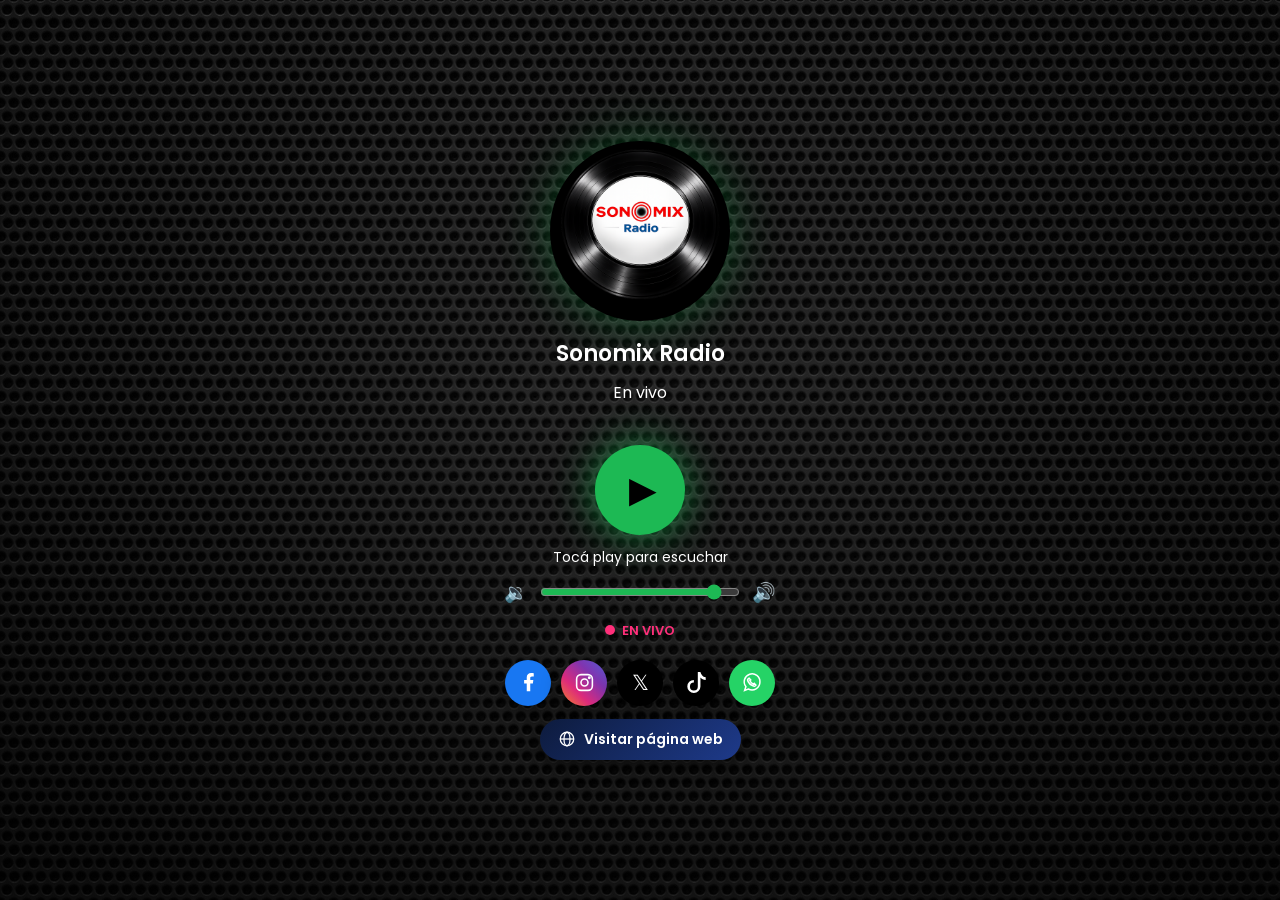
<file: app/index.html>
<!doctype html>
<html lang="es-AR">
<head>
  <meta charset="utf-8">
  <meta name="viewport" content="width=device-width, initial-scale=1, viewport-fit=cover">
  <meta name="theme-color" content="#0b1220">
  <meta name="description" content="Reproductor oficial de Sonomix Radio">
  <meta name="apple-mobile-web-app-capable" content="yes">
  <meta name="apple-mobile-web-app-status-bar-style" content="black-translucent">
  <link rel="manifest" href="manifest.webmanifest">
  <link rel="icon" href="icons/icon-192.png" type="image/png">
  <link rel="apple-touch-icon" href="icons/icon-192.png">
  <link rel="stylesheet" href="https://fonts.googleapis.com/css2?family=Poppins:wght@300;400;600&display=swap">
  <link rel="stylesheet" href="../pwa-install.css">
  <script src="../pwa-install.js" defer></script>
  <link rel="stylesheet" href="style.css">
  <title>Sonomix Radio</title>
</head>
<body>
  <main class="app-shell" aria-label="Reproductor de Sonomix Radio">
    <section class="player">
      <div class="logo"><img id="logo" src="logo-sonomix.png" alt="Sonomix Radio"></div>
      <h1 class="station">Sonomix Radio</h1>
      <div class="song" id="songContainer" aria-live="polite"><div class="song-track" id="song">Cargando...</div></div>
      <p class="artist" id="artist"></p>
      <button class="play" id="playBtn" type="button" aria-label="Reproducir Sonomix Radio"><span id="playIcon">▶</span></button>
      <p class="status" id="status">Conectando…</p>
      <div class="volume"><span aria-hidden="true">🔉</span><input type="range" min="0" max="1" step="0.01" value="0.9" id="volume" aria-label="Volumen"><span aria-hidden="true">🔊</span></div>
      <p class="live"><span></span> EN VIVO</p>
      <nav class="redes" aria-label="Redes sociales de Sonomix Radio">
        <a href="https://www.facebook.com/sonomixradio" target="_blank" rel="noopener" class="social-btn facebook" aria-label="Facebook"><svg viewBox="0 0 24 24" aria-hidden="true"><path fill="currentColor" d="M14 22v-9h3l.5-4H14V7c0-1.2.3-2 2-2h2V1.5C17.2 1.2 16 1 15 1c-3 0-5 1.8-5 5v3H7v4h3v9z"/></svg></a>
        <a href="https://www.instagram.com/sonomixradio" target="_blank" rel="noopener" class="social-btn instagram" aria-label="Instagram"><svg viewBox="0 0 24 24" fill="none" stroke="currentColor" stroke-width="1.8" aria-hidden="true"><rect x="3" y="3" width="18" height="18" rx="5"/><circle cx="12" cy="12" r="4"/><circle cx="17.5" cy="6.5" r=".8" fill="currentColor"/></svg></a>
        <a href="https://x.com/sonomixradio" target="_blank" rel="noopener" class="social-btn x" aria-label="X"><span aria-hidden="true">𝕏</span></a>
        <a href="https://www.tiktok.com/@sonomixradio" target="_blank" rel="noopener" class="social-btn tiktok" aria-label="TikTok"><svg viewBox="0 0 16 16" aria-hidden="true"><path fill="currentColor" d="M9 0h1.98c.144.715.54 1.617 1.235 2.512C12.895 3.389 13.797 4 15 4v2c-1.753 0-3.07-.814-4-1.829V11a5 5 0 1 1-5-5v2a3 3 0 1 0 3 3z"/></svg></a>
        <a href="https://wa.me/5493417124316" target="_blank" rel="noopener" class="social-btn whatsapp" aria-label="WhatsApp"><svg viewBox="0 0 24 24" fill="none" stroke="currentColor" stroke-width="1.7" aria-hidden="true"><path d="M20.5 11.5a9 9 0 0 1-13.3 7.9L3 21l1.5-4.3a9 9 0 1 1 16-5.2Z"/><path d="m8 7 2 2-1 1c1 2 2 3 4 4l1-1 2 2c-1 3-7 0-9-4-1-2-1-3 1-4Z"/></svg></a>
      </nav>
      <button type="button" class="app-install-button" data-app-install data-app-install-control hidden>Instalar aplicación</button>
      <a class="web-button" href="../" target="_blank" rel="noopener"><svg width="18" height="18" viewBox="0 0 24 24" fill="none" stroke="currentColor" stroke-width="1.7" aria-hidden="true"><circle cx="12" cy="12" r="9"/><ellipse cx="12" cy="12" rx="4" ry="9"/><path d="M3 12h18"/></svg> Visitar página web</a>
    </section>
  </main>
  <audio id="audio" preload="none" playsinline autoplay></audio>
  <script src="app.js"></script>
</body>
</html>
</file>
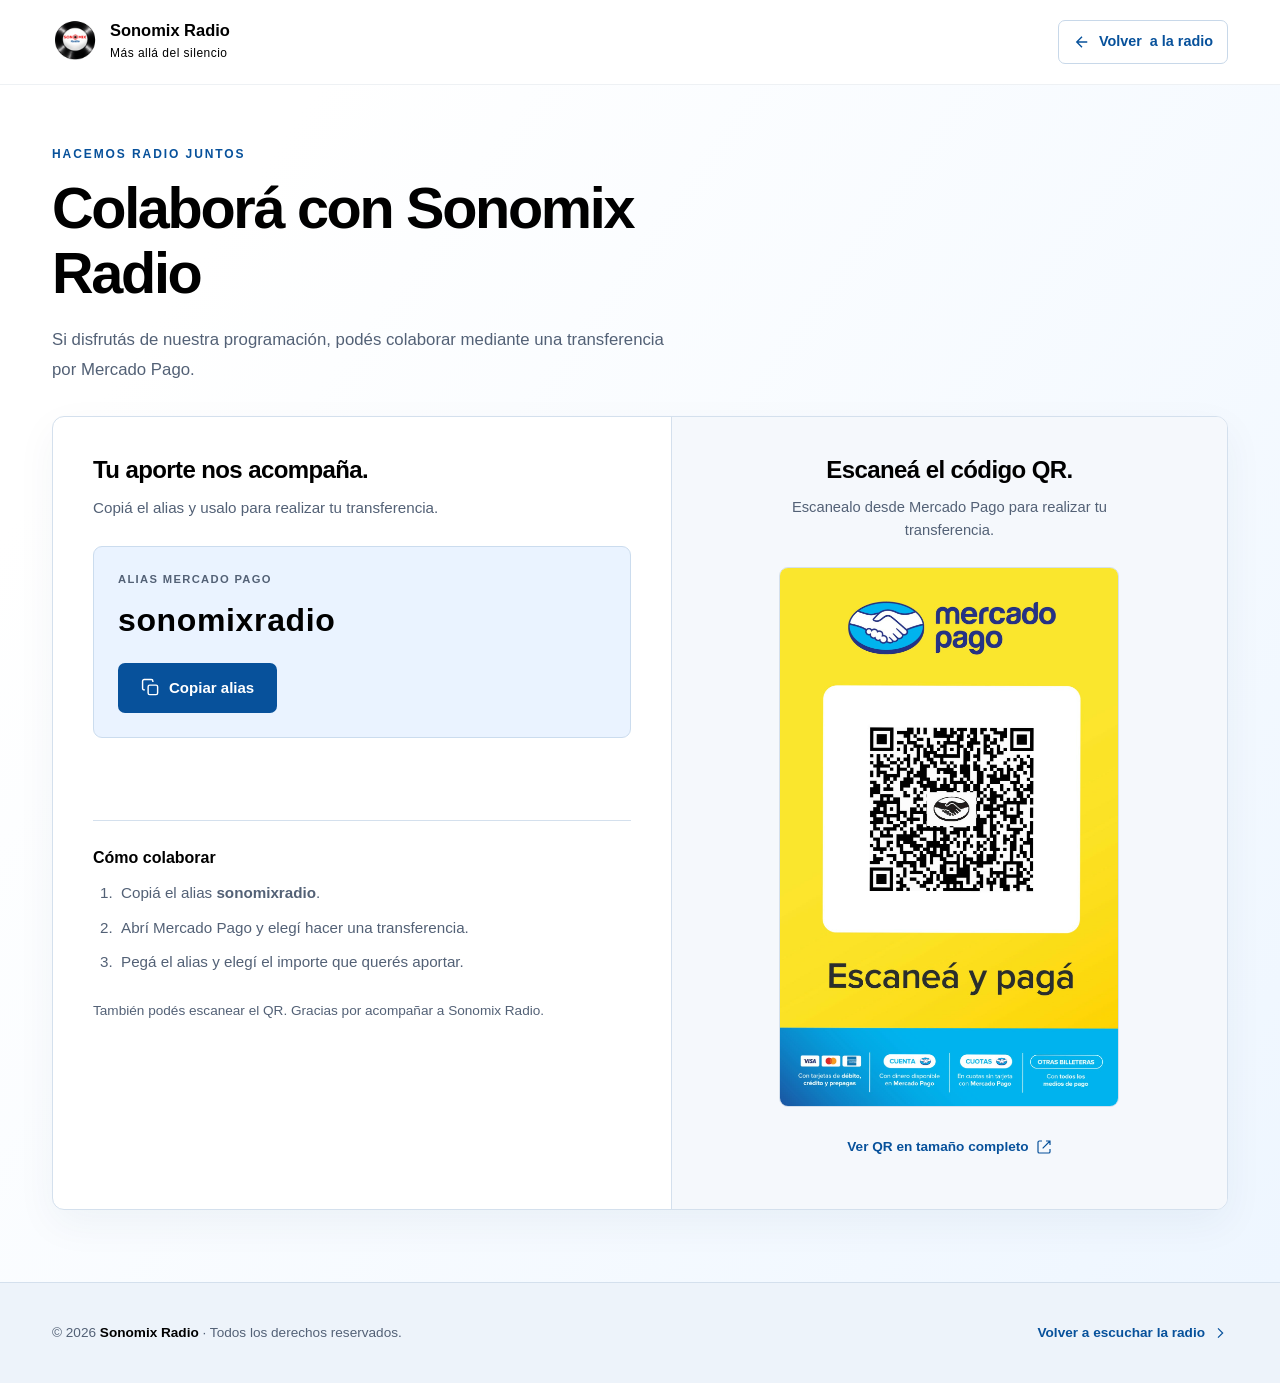
<file: donar.html>
<!DOCTYPE html>
<html lang="es-AR">
<head>
  <meta charset="UTF-8">
  <meta name="viewport" content="width=device-width, initial-scale=1.0">
  <meta name="robots" content="noindex, nofollow">
  <meta name="description" content="Colaborá con Sonomix Radio mediante una transferencia por Mercado Pago. Copiá el alias o escaneá el código QR.">
  <title>Colaborá con Sonomix Radio</title>
  <link rel="icon" type="image/png" href="sonomix-logo.png">
  <style>
    :root{color-scheme:light;--background:#f6f9fd;--text:#182337;--muted:#536176;--blue:#07519b;--border:#d4e0ed}
    *{box-sizing:border-box}
    body{margin:0;min-height:100vh;display:flex;flex-direction:column;background:var(--background);color:var(--text);font-family:'Segoe UI',Arial,sans-serif;font-size:16px;line-height:1.6}
    a{color:inherit;text-decoration:none}button{font:inherit;cursor:pointer}img{max-width:100%}h1,h2,p{margin:0}h1,h2{color:#000;line-height:1.12;letter-spacing:-.04em}p{color:var(--muted)}
    button,a{touch-action:manipulation;-webkit-tap-highlight-color:transparent}:focus-visible{outline:2px solid var(--blue);outline-offset:5px}
    .container{width:100%;max-width:1240px;margin:0 auto;padding:0 32px}
    .skip-link{position:fixed;left:15px;top:-100px;z-index:10;padding:10px;background:#fff;color:#000}.skip-link:focus{top:10px}
    .site-header{background:#fffffff5;border-bottom:1px solid #173c6b12;box-shadow:0 2px 16px #173c6b06}
    .header-inner{min-height:84px;display:flex;align-items:center;justify-content:space-between;gap:24px}
    .brand{display:flex;gap:12px;align-items:center;min-width:0}.brand img{width:46px;height:46px;border-radius:50%;object-fit:cover;flex-shrink:0}.brand strong{display:block;color:#000;font-size:1.03rem;font-weight:800;line-height:1.2;white-space:nowrap}.brand small{display:block;color:#000;font-size:.75rem;letter-spacing:.04em;margin-top:4px}
    .back-link{display:inline-flex;align-items:center;gap:8px;color:var(--blue);font-size:.9rem;font-weight:650;border:1px solid #c8d8e9;border-radius:7px;padding:9px 14px;min-height:44px;white-space:nowrap}.back-link:hover{background:var(--blue);border-color:var(--blue);color:#fff}
    main{flex:1;padding:60px 0 72px;background:linear-gradient(125deg,#fff 15%,#eef6ff 100%)}
    .page-intro{max-width:720px;margin-bottom:32px}.eyebrow{font-size:.75rem;font-weight:700;letter-spacing:.16em;color:var(--blue)}h1{font-size:clamp(2.35rem,5vw,3.6rem);margin:12px 0 20px}.intro{max-width:620px;font-size:1.05rem;line-height:1.75}
    .donation-card{display:grid;grid-template-columns:minmax(0,1fr) minmax(0,.9fr);background:#fff;border:1px solid var(--border);border-radius:12px;overflow:hidden;box-shadow:0 14px 40px #173c6b0d}
    .transfer-panel{padding:40px}.transfer-panel h2,.qr-panel h2{font-size:1.5rem;letter-spacing:-.025em;margin-bottom:12px}.transfer-panel>p{font-size:.95rem}
    .alias-box{margin-top:26px;padding:24px;background:#eaf3ff;border:1px solid #cbdcee;border-radius:9px}.alias-box label{display:block;font-size:.7rem;font-weight:700;letter-spacing:.12em;color:var(--muted)}
    .alias-value{display:block;width:100%;margin:9px 0 20px;padding:0;background:transparent;border:0;border-radius:0;color:#000;font:650 clamp(1.5rem,4vw,2rem)/1.4 'Segoe UI',Arial,sans-serif;letter-spacing:.02em;min-width:0}
    .button{display:inline-flex;align-items:center;justify-content:center;gap:9px;min-height:48px;padding:12px 22px;border:1px solid transparent;border-radius:7px;background:var(--blue);color:#fff;font-size:.94rem;font-weight:650;transition:background .2s,transform .2s}.button:hover{background:#063e78;transform:translateY(-2px)}.button:disabled{cursor:wait;opacity:.7}
    .copy-status{min-height:48px;font-size:.875rem;color:var(--blue);margin-top:12px;line-height:1.6}.steps{margin-top:22px;border-top:1px solid var(--border);padding-top:26px}.steps h3{margin:0 0 12px;color:#000;font-size:1rem;line-height:1.4}.steps ol{margin:0;padding-left:24px;color:var(--muted);font-size:.95rem}.steps li{padding-left:4px;margin-top:10px}.note{display:block;margin-top:26px;color:var(--muted);font-size:.85rem}
    .qr-panel{display:flex;align-items:center;flex-direction:column;padding:40px 32px;background:#f5f8fc;border-left:1px solid var(--border);text-align:center}.qr-panel>p{font-size:.92rem;max-width:340px}.qr-image{display:block;width:min(100%,340px);height:auto;margin:24px auto 18px;border:1px solid var(--border);border-radius:9px}.text-link{display:inline-flex;align-items:center;gap:7px;min-height:44px;color:var(--blue);font-size:.85rem;font-weight:650}.text-link:hover{text-decoration:underline}
    .site-footer{background:#edf3fa;border-top:1px solid var(--border)}.footer-inner{display:flex;align-items:center;justify-content:space-between;gap:24px;padding-top:28px;padding-bottom:28px}.footer-inner p{font-size:.85rem}.footer-inner strong{color:#000}.footer-inner .text-link{font-size:.85rem}
    svg{flex-shrink:0}
    @media(max-width:760px){.container{padding:0 20px}.header-inner{min-height:78px;gap:12px}.brand{gap:9px}.brand strong{font-size:.95rem}.brand img{width:42px;height:42px}.back-link{padding:9px 11px;font-size:.8rem}.back-link .back-desktop{display:none}main{padding:36px 0 44px}.page-intro{margin-bottom:26px}.intro{font-size:1rem}.donation-card{grid-template-columns:minmax(0,1fr)}.transfer-panel{padding:28px 22px}.alias-box{padding:22px 18px}.alias-box .button{width:100%}.qr-panel{padding:28px 22px;border-left:0;border-top:1px solid var(--border)}.qr-image{width:min(100%,360px)}.footer-inner{align-items:flex-start;flex-direction:column;gap:10px}.copy-status{min-height:44px}}
    @media(max-width:360px){.container{padding:0 16px}.brand small{font-size:.65rem}.back-link{gap:5px;padding:8px}.transfer-panel,.qr-panel{padding:24px 18px}}
    @media(prefers-reduced-motion:reduce){.button{transition:none}.button:hover{transform:none}}
  </style>
</head>
<body>
  <a class="skip-link" href="#contenido">Saltar al contenido</a>
  <header class="site-header">
    <div class="container header-inner">
      <a class="brand" href="./#inicio"><img src="sonomix-logo.png" alt="Logo de Sonomix Radio" width="46" height="46"><span><strong>Sonomix Radio</strong><small>Más allá del silencio</small></span></a>
      <a class="back-link" href="./#app"><svg width="18" height="18" viewBox="0 0 24 24" fill="none" stroke="currentColor" stroke-width="1.8" aria-hidden="true"><path d="m12 19-7-7 7-7m-7 7h14"/></svg>Volver<span class="back-desktop"> a la radio</span></a>
    </div>
  </header>
  <main id="contenido">
    <div class="container">
      <div class="page-intro"><p class="eyebrow">HACEMOS RADIO JUNTOS</p><h1>Colaborá con Sonomix Radio</h1><p class="intro">Si disfrutás de nuestra programación, podés colaborar mediante una transferencia por Mercado Pago.</p></div>
      <section class="donation-card" aria-label="Datos para colaborar">
        <div class="transfer-panel">
          <h2>Tu aporte nos acompaña.</h2>
          <p>Copiá el alias y usalo para realizar tu transferencia.</p>
          <div class="alias-box">
            <label for="alias">ALIAS MERCADO PAGO</label>
            <input class="alias-value" id="alias" value="sonomixradio" readonly aria-describedby="mensaje-copiado" spellcheck="false">
            <button class="button" id="copiar-alias" type="button"><svg width="19" height="19" viewBox="0 0 24 24" fill="none" stroke="currentColor" stroke-width="1.8" aria-hidden="true"><rect x="9" y="9" width="12" height="12" rx="2"/><path d="M5 15H4a2 2 0 0 1-2-2V4a2 2 0 0 1 2-2h9a2 2 0 0 1 2 2v1"/></svg>Copiar alias</button>
          </div>
          <p id="mensaje-copiado" class="copy-status" role="status" aria-live="polite"></p>
          <div class="steps"><h3>Cómo colaborar</h3><ol><li>Copiá el alias <strong>sonomixradio</strong>.</li><li>Abrí Mercado Pago y elegí hacer una transferencia.</li><li>Pegá el alias y elegí el importe que querés aportar.</li></ol></div>
          <small class="note">También podés escanear el QR. Gracias por acompañar a Sonomix Radio.</small>
        </div>
        <div class="qr-panel">
          <h2>Escaneá el código QR.</h2>
          <p>Escanealo desde Mercado Pago para realizar tu transferencia.</p>
          <img class="qr-image" src="qr-sonomixradio.jpg" alt="Código QR de Mercado Pago para colaborar con Sonomix Radio" width="1332" height="2119">
          <a class="text-link" href="qr-sonomixradio.jpg" target="_blank" rel="noopener noreferrer">Ver QR en tamaño completo<svg width="16" height="16" viewBox="0 0 24 24" fill="none" stroke="currentColor" stroke-width="1.8" aria-hidden="true"><path d="M15 3h6v6m0-6L10 14M9 3H5a2 2 0 0 0-2 2v14a2 2 0 0 0 2 2h14a2 2 0 0 0 2-2v-4"/></svg></a>
        </div>
      </section>
    </div>
  </main>
  <footer class="site-footer"><div class="container footer-inner"><p>© 2026 <strong>Sonomix Radio</strong> · Todos los derechos reservados.</p><a class="text-link" href="./#inicio">Volver a escuchar la radio<svg width="16" height="16" viewBox="0 0 24 24" fill="none" stroke="currentColor" stroke-width="1.8" aria-hidden="true"><path d="m9 5 7 7-7 7"/></svg></a></div></footer>
  <script>
    const alias = document.getElementById('alias');
    const mensaje = document.getElementById('mensaje-copiado');
    const boton = document.getElementById('copiar-alias');
    async function copiarAlias() {
      boton.disabled = true;
      let copiado = false;
      try {
        if (navigator.clipboard && window.isSecureContext) {
          await navigator.clipboard.writeText(alias.value);
          copiado = true;
        }
      } catch (_) {}
      if (!copiado) {
        alias.focus();
        alias.select();
        alias.setSelectionRange(0, alias.value.length);
        try { copiado = document.execCommand('copy'); } catch (_) {}
      }
      mensaje.textContent = copiado
        ? '¡Alias copiado! Abrí Mercado Pago y pegalo.'
        : 'El alias quedó seleccionado. Copialo desde el menú de tu dispositivo: sonomixradio.';
      boton.disabled = false;
    }
    boton.addEventListener('click', copiarAlias);
  </script>
</body>
</html>
</file>
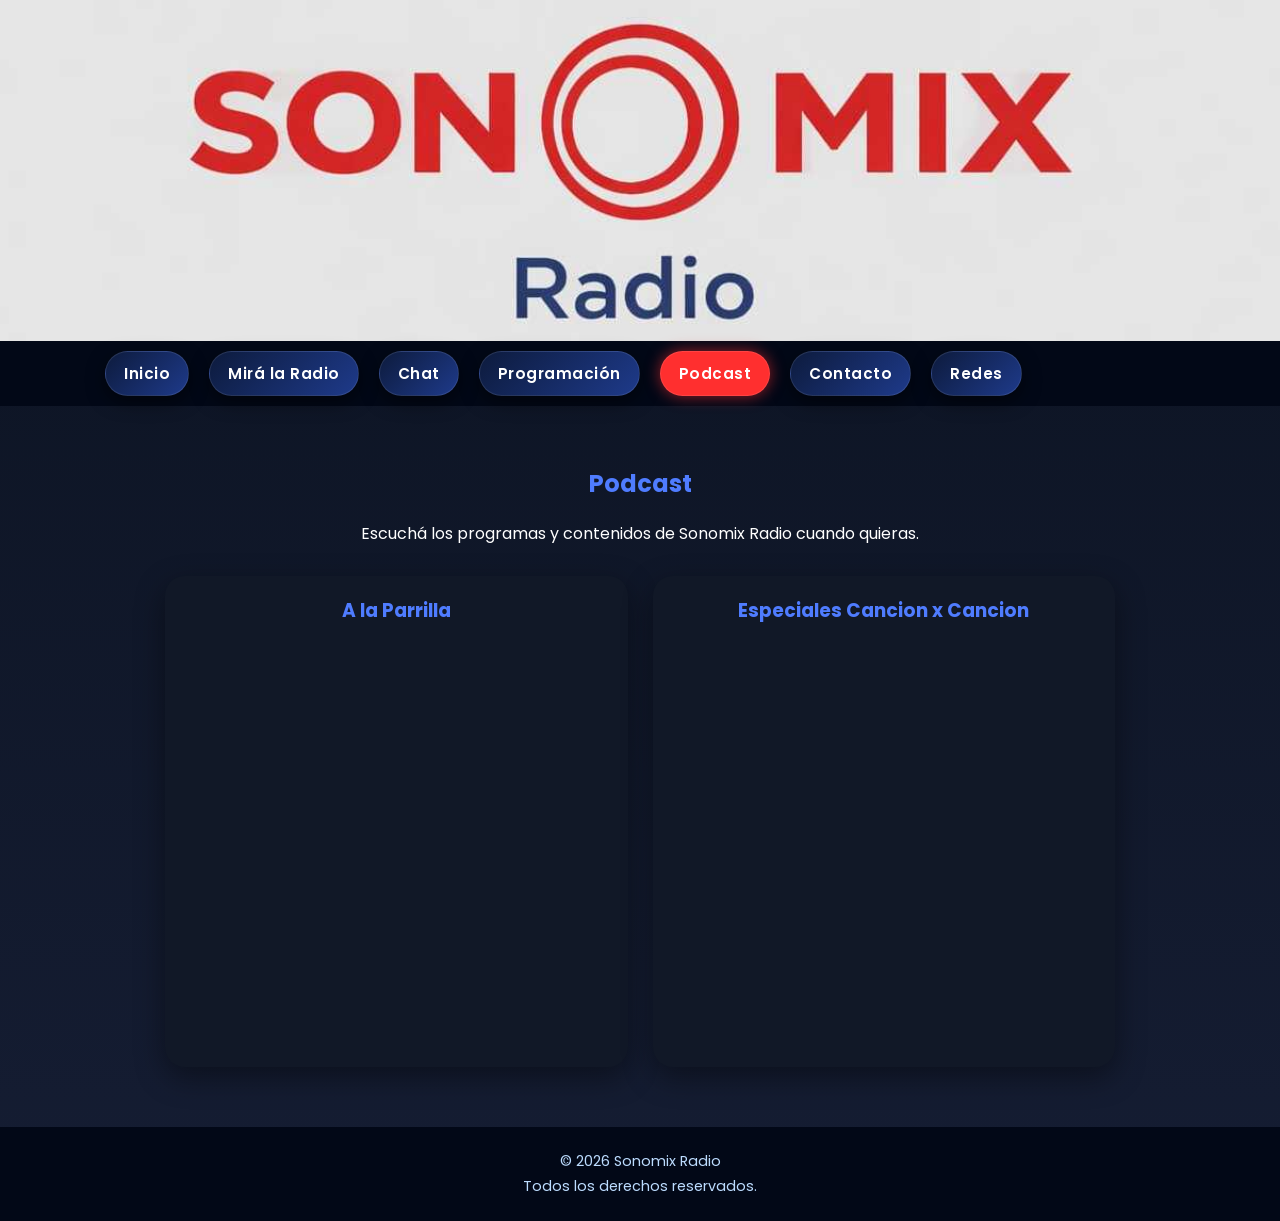
<file: podcast.html>
<!DOCTYPE html>
<html lang="es">
<head>
<meta charset="UTF-8">
<meta name="viewport" content="width=device-width, initial-scale=1.0">
<title>Podcast - Sonomix Radio</title>
<link rel="stylesheet" href="https://cdnjs.cloudflare.com/ajax/libs/font-awesome/6.5.1/css/all.min.css">
<link href="https://fonts.googleapis.com/css2?family=Poppins:wght@300;400;600&display=swap" rel="stylesheet">
<style>
:root{--main:#4f7cff;--bg1:#0b1220;--bg2:#151d33;}
*{margin:0;padding:0;box-sizing:border-box;font-family:'Poppins',sans-serif;}
body{background:linear-gradient(180deg,var(--bg1),var(--bg2));color:#fff;}
nav{background:#020817;}
.nav-container{max-width:1100px;margin:auto;padding:10px 15px;display:flex;align-items:center;justify-content:space-between;}
.menu{display:flex;gap:20px;}
.menu a{display:inline-block;padding:10px 18px;border-radius:30px;background:linear-gradient(135deg,#0d1b3d,#1e3a8a);color:#fff;text-decoration:none;font-size:.95rem;font-weight:600;letter-spacing:.5px;border:1px solid rgba(255,255,255,.1);transition:all .3s ease;box-shadow:0 6px 18px rgba(0,0,0,.5);}
.menu a:hover{background:linear-gradient(135deg,#1e3a8a,#2563eb);transform:translateY(-2px);}
.menu a.active{background:#ff2f2f;color:#fff;box-shadow:0 0 15px rgba(255,47,47,.6);}
.hamburger{display:none;font-size:26px;cursor:pointer;}
.top-banner img{width:100%;display:block;}
section{max-width:1000px;margin:60px auto;padding:0 25px;}
section h2{text-align:center;color:var(--main);margin-bottom:20px;}
.descripcion-chat{text-align:center;margin-bottom:30px;}
.podcast-grid{display:grid;grid-template-columns:repeat(auto-fit,minmax(320px,1fr));gap:25px;margin-top:30px;}
.podcast-card{background:#111827;border-radius:20px;padding:20px;box-shadow:0 10px 30px rgba(0,0,0,.4);}
.podcast-card h3{text-align:center;margin-bottom:15px;color:#4f7cff;}
.podcast-card iframe{width:100%;border-radius:12px;}
footer{background:#020817;text-align:center;padding:20px;font-size:.9rem;color:#bcdcff;}
.footer-text p{margin:4px 0;text-align:center;}
@media(max-width:768px){
 .menu{flex-direction:column;display:none;}
 .menu.active{display:flex;padding:10px;}
 .hamburger{display:block;}
 .podcast-grid{grid-template-columns:1fr;}
}
</style>
</head>
<body>

<header class="top-banner">
<img src="sonomix-banner.jpeg" alt="Sonomix Radio">
</header>

<nav>
<div class="nav-container">
<div class="hamburger" onclick="toggleMenu()">
<i class="fas fa-bars"></i>
</div>

<div class="menu" id="menu">
    <a href="index.html">Inicio</a>
    <a href="index.html#chat">Mirá la Radio</a>
    <a href="index.html#chat-radio">Chat</a>
    <a href="index.html#programacion">Programación</a>
    <a href="podcast.html" class="active">Podcast</a>
    <a href="index.html#contacto">Contacto</a>
    <a href="index.html#redes">Redes</a>
</div>

</div>
</nav>

<section id="podcast">
<h2>Podcast</h2>

<p class="descripcion-chat">
Escuchá los programas y contenidos de Sonomix Radio cuando quieras.
</p>
<div class="podcast-grid">

    <div class="podcast-card">
        <h3>A la Parrilla</h3>

       <iframe src="https://www.ivoox.com/player_es_podcast_3188549_zp_1.html" width="100%" height="400" frameborder="0" allowfullscreen="" scrolling="no" loading="lazy"></iframe>
    </div>

    <div class="podcast-card">
        <h3>Especiales Cancion x Cancion</h3>

        <iframe src="https://www.ivoox.com/player_es_podcast_3167858_zp_1.html?c1=000000"
        width="100%" height="400" frameborder="0"
        allowfullscreen="" scrolling="no" loading="lazy"></iframe>
    </div>

</div>

</div>
</section>

<footer>
<div class="footer-text">
<p>© 2026 Sonomix Radio</p>
<p>Todos los derechos reservados.</p>
</div>
</footer>

<script>
function toggleMenu(){
    const menu = document.getElementById("menu");
    const icon = document.querySelector(".hamburger i");

    menu.classList.toggle("active");

    if(menu.classList.contains("active")){
        icon.classList.remove("fa-bars");
        icon.classList.add("fa-xmark");
    }else{
        icon.classList.remove("fa-xmark");
        icon.classList.add("fa-bars");
    }
}

const menuLinks = document.querySelectorAll("#menu a");
const icon = document.querySelector(".hamburger i");

menuLinks.forEach(link => {
    link.addEventListener("click", () => {
        document.getElementById("menu").classList.remove("active");
        icon.classList.remove("fa-xmark");
        icon.classList.add("fa-bars");
    });
});
</script>

</body>
</html>
</file>
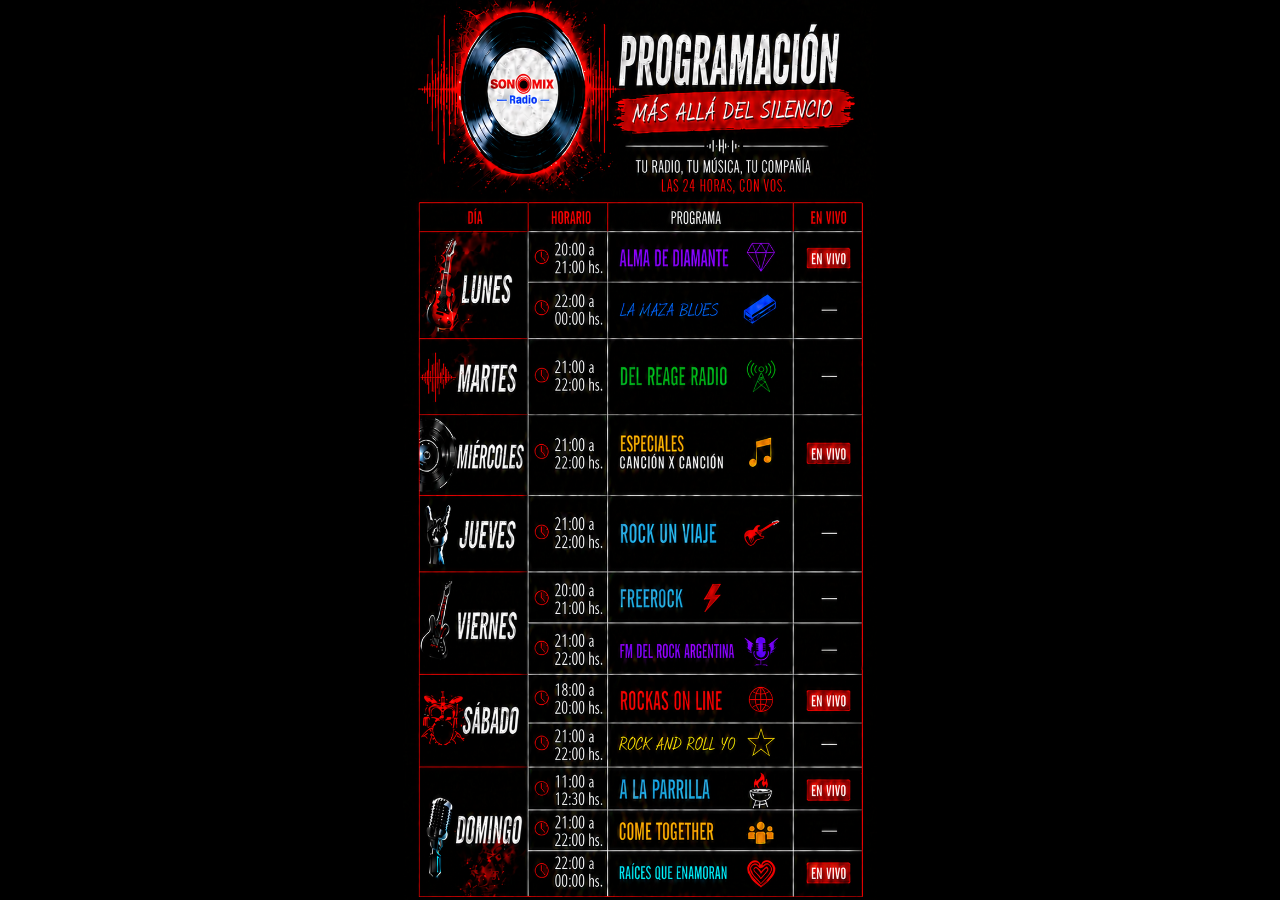
<file: programacion.html>
<!DOCTYPE html>
<html lang="es">
<head>
    <meta charset="UTF-8">

    <meta
        name="viewport"
        content="width=device-width,
                 initial-scale=1.0,
                 maximum-scale=1.0,
                 user-scalable=no">

    <title>Programación - Sonomix Radio</title>

    <style>

        * {
            margin: 0;
            padding: 0;
            box-sizing: border-box;
        }

        html,
        body {
            width: 100%;
            height: 100%;
            overflow: hidden;
            background: #000;
        }

        body {
            position: fixed;
            inset: 0;
        }

        .programacion {
            position: fixed;
            inset: 0;

            width: 100%;
            height: 100%;

            display: flex;
            align-items: center;
            justify-content: center;

            overflow: hidden;

            background: #000;
        }

        .programacion img {
            display: block;

            width: 100%;
            height: 100%;

            max-width: 100%;
            max-height: 100%;

            object-fit: contain;
            object-position: center;

            border: 0;
        }

    </style>
</head>

<body>

    <main class="programacion">

        <img
            src="programacion1.png"
            alt="Programación de Sonomix Radio">

    </main>

</body>
</html>
</file>
<file: pwa-install.css>
.sonomix-install-dialog{color-scheme:light;box-sizing:border-box;width:min(440px,calc(100% - 32px));max-height:calc(100dvh - 32px);overflow-y:auto;margin:auto;padding:30px 24px 24px;border:1px solid #dce5ef;border-radius:18px;background:#fff;color:#172b45;box-shadow:0 24px 80px #102f5960;text-align:center;font-family:Arial,sans-serif;line-height:1.55}
.sonomix-install-dialog::backdrop{background:#09234599;backdrop-filter:blur(3px)}
.sonomix-install-dialog .sonomix-install-close{position:absolute;right:12px;top:9px;display:grid;place-items:center;min-width:44px;min-height:44px;border:0;border-radius:50%;background:transparent;color:#34516f;font-size:28px;cursor:pointer}
.sonomix-install-logo{display:block;width:76px;height:76px;margin:0 auto 16px;border-radius:50%;object-fit:contain}
.sonomix-install-dialog h2{margin:0 0 12px;color:#111;font-size:1.45rem;font-weight:700;line-height:1.3}
.sonomix-install-dialog p{margin:0 0 22px;font-size:.94rem}
.sonomix-install-actions{display:flex;flex-direction:column;gap:10px}
.sonomix-install-dialog .sonomix-install-confirm,.sonomix-install-dialog .sonomix-install-open{box-sizing:border-box;display:block;min-height:46px;padding:12px 16px;border:0;border-radius:8px;text-decoration:none;font:600 .94rem Arial,sans-serif;line-height:1.45;cursor:pointer}
.sonomix-install-dialog .sonomix-install-confirm{background:#07519b;color:#fff}
.sonomix-install-dialog .sonomix-install-confirm:disabled{background:#e7edf5;color:#697b8d;cursor:wait}
.sonomix-install-dialog .sonomix-install-open{background:#e8f1fc;color:#07519b}
.sonomix-install-dialog :focus-visible{outline:3px solid #4b9bee;outline-offset:3px}
.sonomix-install-dialog [hidden],[data-app-install-control][hidden]{display:none!important}
</file>
<file: app/style.css>
:root{color-scheme:dark;font-family:Poppins,Arial,sans-serif}*{box-sizing:border-box;-webkit-tap-highlight-color:transparent}html,body{width:100%;min-height:100%;overflow-x:hidden}body{margin:0;color:#fff;background:#0b1220}.app-shell{width:100%;min-height:100vh;min-height:100dvh}.player{width:100%;min-height:100vh;min-height:100dvh;padding:max(24px,env(safe-area-inset-top)) 22px max(24px,env(safe-area-inset-bottom));display:flex;flex-direction:column;align-items:center;justify-content:center;text-align:center;background:linear-gradient(rgba(0,0,0,.55),rgba(0,0,0,.75)),url('fondo.jpg') center/cover no-repeat}.logo{width:180px;height:180px;margin:0 auto 16px;overflow:hidden;border-radius:50%;background:#000;box-shadow:0 0 50px rgba(29,185,84,.35)}.logo img{width:100%;height:100%;display:block;object-fit:cover;border-radius:50%;animation:spin 12s linear infinite;animation-play-state:paused}.player.playing .logo img{animation-play-state:running}@keyframes spin{to{transform:rotate(360deg)}}.station{margin:0 0 10px;font-size:22px;font-weight:600}.song{width:min(100%,420px);height:25px;margin-bottom:6px;overflow:hidden;white-space:nowrap;position:relative}.song-track{display:inline-block;white-space:nowrap}.song.scroll .song-track{padding-left:100%;padding-right:50px;animation:scrollSong 15s linear infinite}@keyframes scrollSong{to{transform:translateX(-100%)}}.artist{min-height:21px;margin:0 0 13px;font-size:14px;opacity:.8}.play{width:90px;height:90px;margin:0 0 12px;border:0;border-radius:50%;background:#1db954;color:#000;font-size:36px;cursor:pointer;box-shadow:0 0 40px rgba(29,185,84,.65)}.play:active{transform:scale(.96)}.play span{display:inline-block;margin-left:5px}.play .pause{margin-left:0;font-size:31px;letter-spacing:3px}.status{min-height:21px;margin:0 0 10px;font-size:14px}.volume{display:flex;align-items:center;justify-content:center;gap:10px;margin-bottom:14px}.volume span{font-size:19px}.volume input{width:min(200px,58vw);accent-color:#1db954}.live{margin:0;font-size:13px;color:#ff2f7a;font-weight:600}.live span{display:inline-block;width:10px;height:10px;margin-right:4px;border-radius:50%;background:#ff2f7a;animation:pulse 1.3s infinite}@keyframes pulse{0%,100%{opacity:1}50%{opacity:.3}}.redes{display:flex;justify-content:center;align-items:center;gap:10px;margin:19px 0 13px}.social-btn{display:inline-flex;justify-content:center;align-items:center;width:46px;height:46px;border-radius:50%;font-size:21px;color:#fff;text-decoration:none;box-shadow:0 8px 20px rgba(0,0,0,.4);transition:transform .3s ease,box-shadow .3s ease}.facebook{background:#1877F2}.instagram{background:linear-gradient(45deg,#F58529,#DD2A7B,#8134AF,#515BD4)}.x,.tiktok{background:#000}.whatsapp{background:#25D366}.social-btn:active{transform:scale(.93)}.web-button{display:inline-flex;align-items:center;gap:8px;padding:10px 18px;border-radius:22px;background:linear-gradient(135deg,#0d1b3d,#1e3a8a);color:#fff;text-decoration:none;font-size:14px;font-weight:600;box-shadow:0 6px 18px rgba(0,0,0,.5)}.web-button:active{transform:scale(.97)}@media(max-height:620px){.player{justify-content:flex-start;padding:16px 18px}.logo{width:140px;height:140px;margin-bottom:9px}.station{font-size:19px;margin-bottom:5px}.artist{margin-bottom:6px}.play{width:72px;height:72px;margin-bottom:6px;font-size:30px}.volume{margin-bottom:8px}.status{margin-bottom:5px}.redes{margin:12px 0 9px;gap:7px}.social-btn{width:38px;height:38px;font-size:18px}.web-button{padding:8px 14px;font-size:12px}}

.social-btn svg{width:21px;height:21px}.app-install-button{margin:0 0 12px;min-height:44px;padding:11px 20px;border:0;border-radius:22px;background:#07519b;color:#fff;font:600 14px Poppins,Arial,sans-serif;cursor:pointer}.app-install-button:hover{background:#1267be}:focus-visible{outline:3px solid #87baff;outline-offset:4px}@media(prefers-reduced-motion:reduce){.logo img,.live span,.song.scroll .song-track{animation:none}.song{white-space:normal;height:auto}.song-track{white-space:normal!important;padding:0!important}}
</file>
